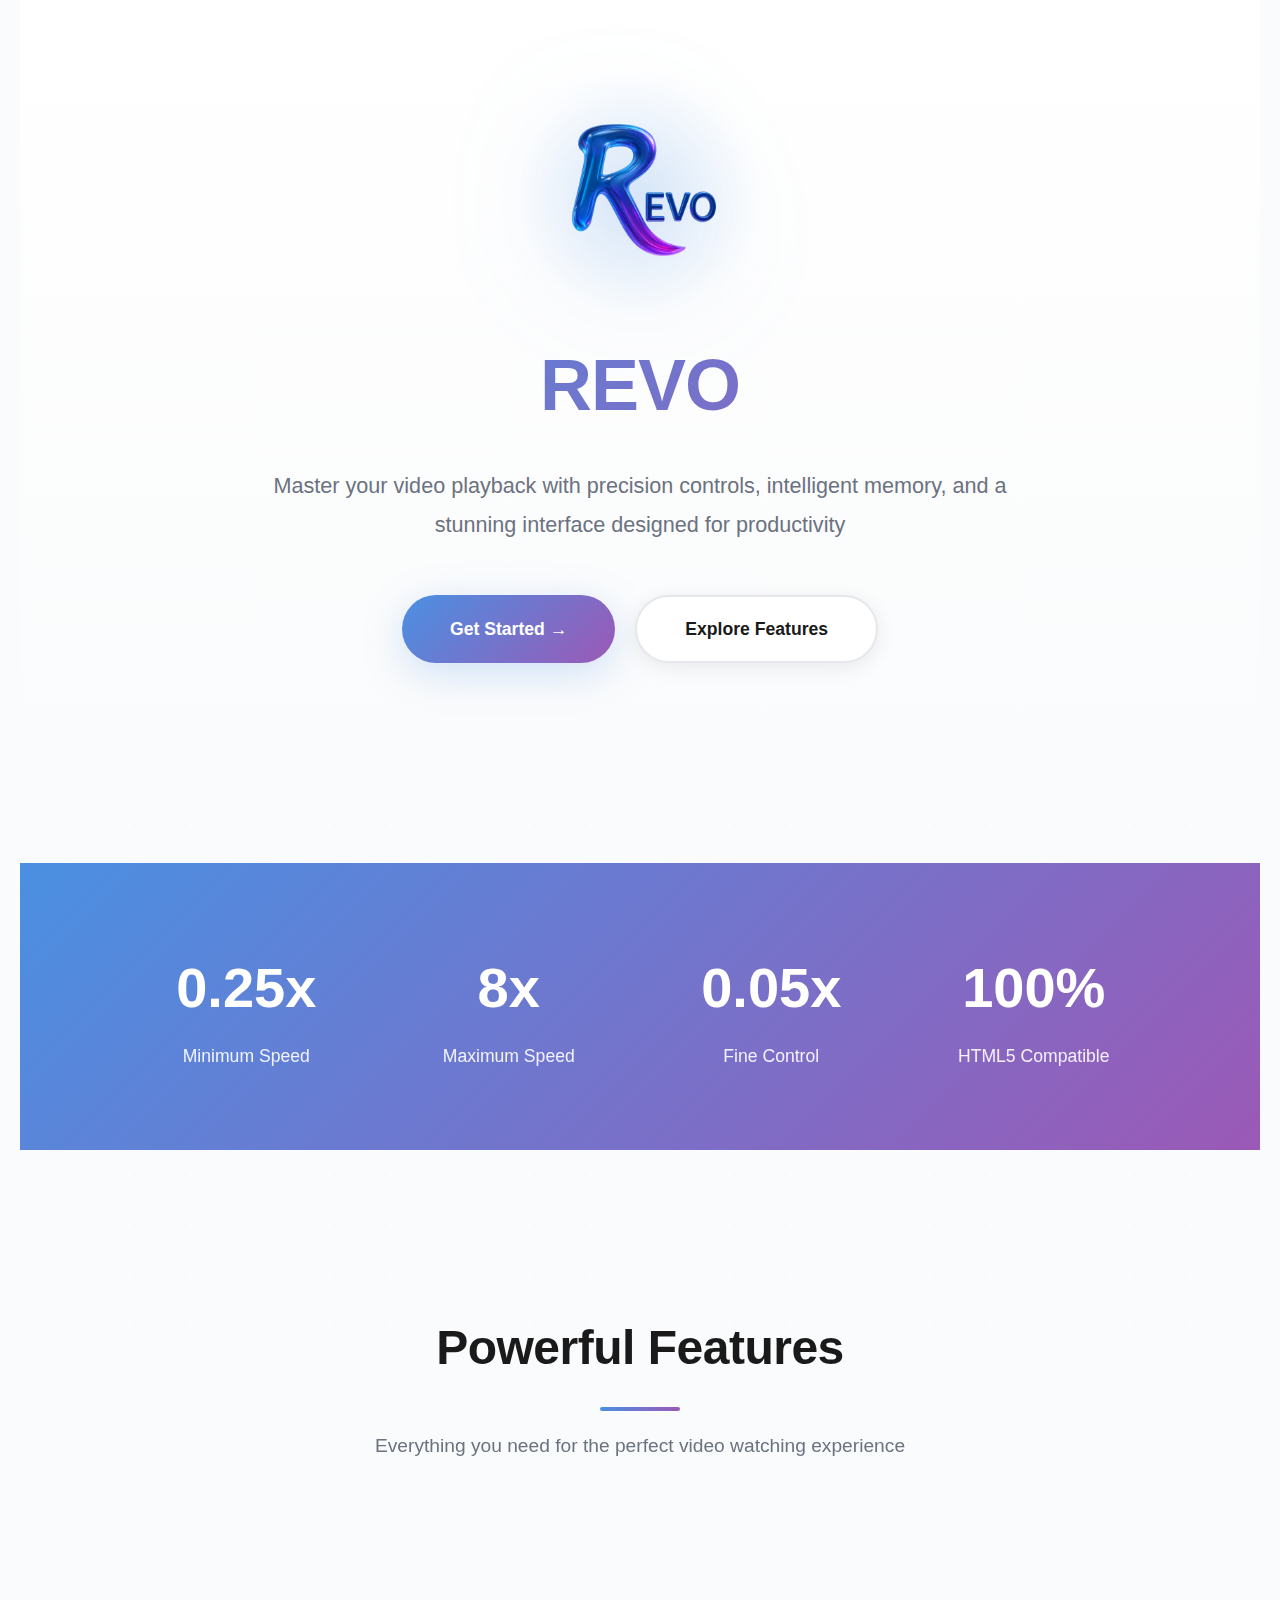
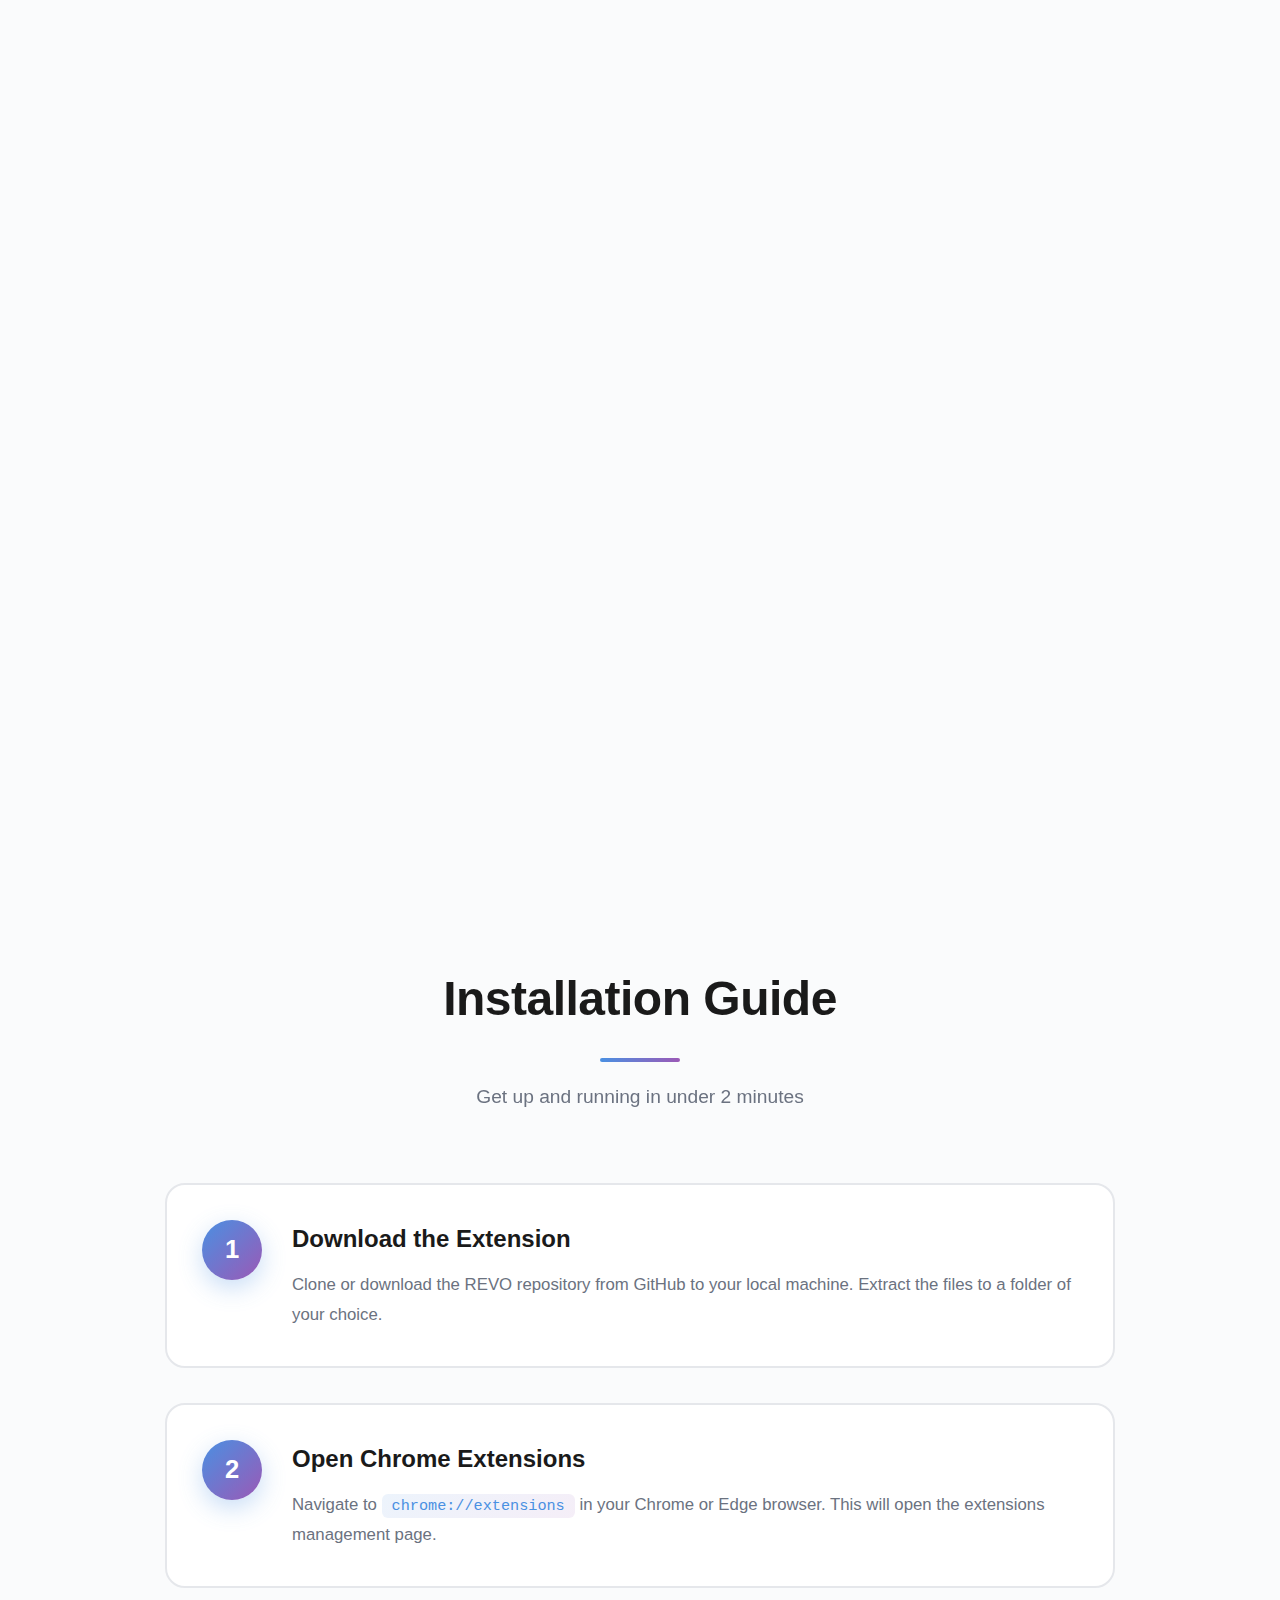
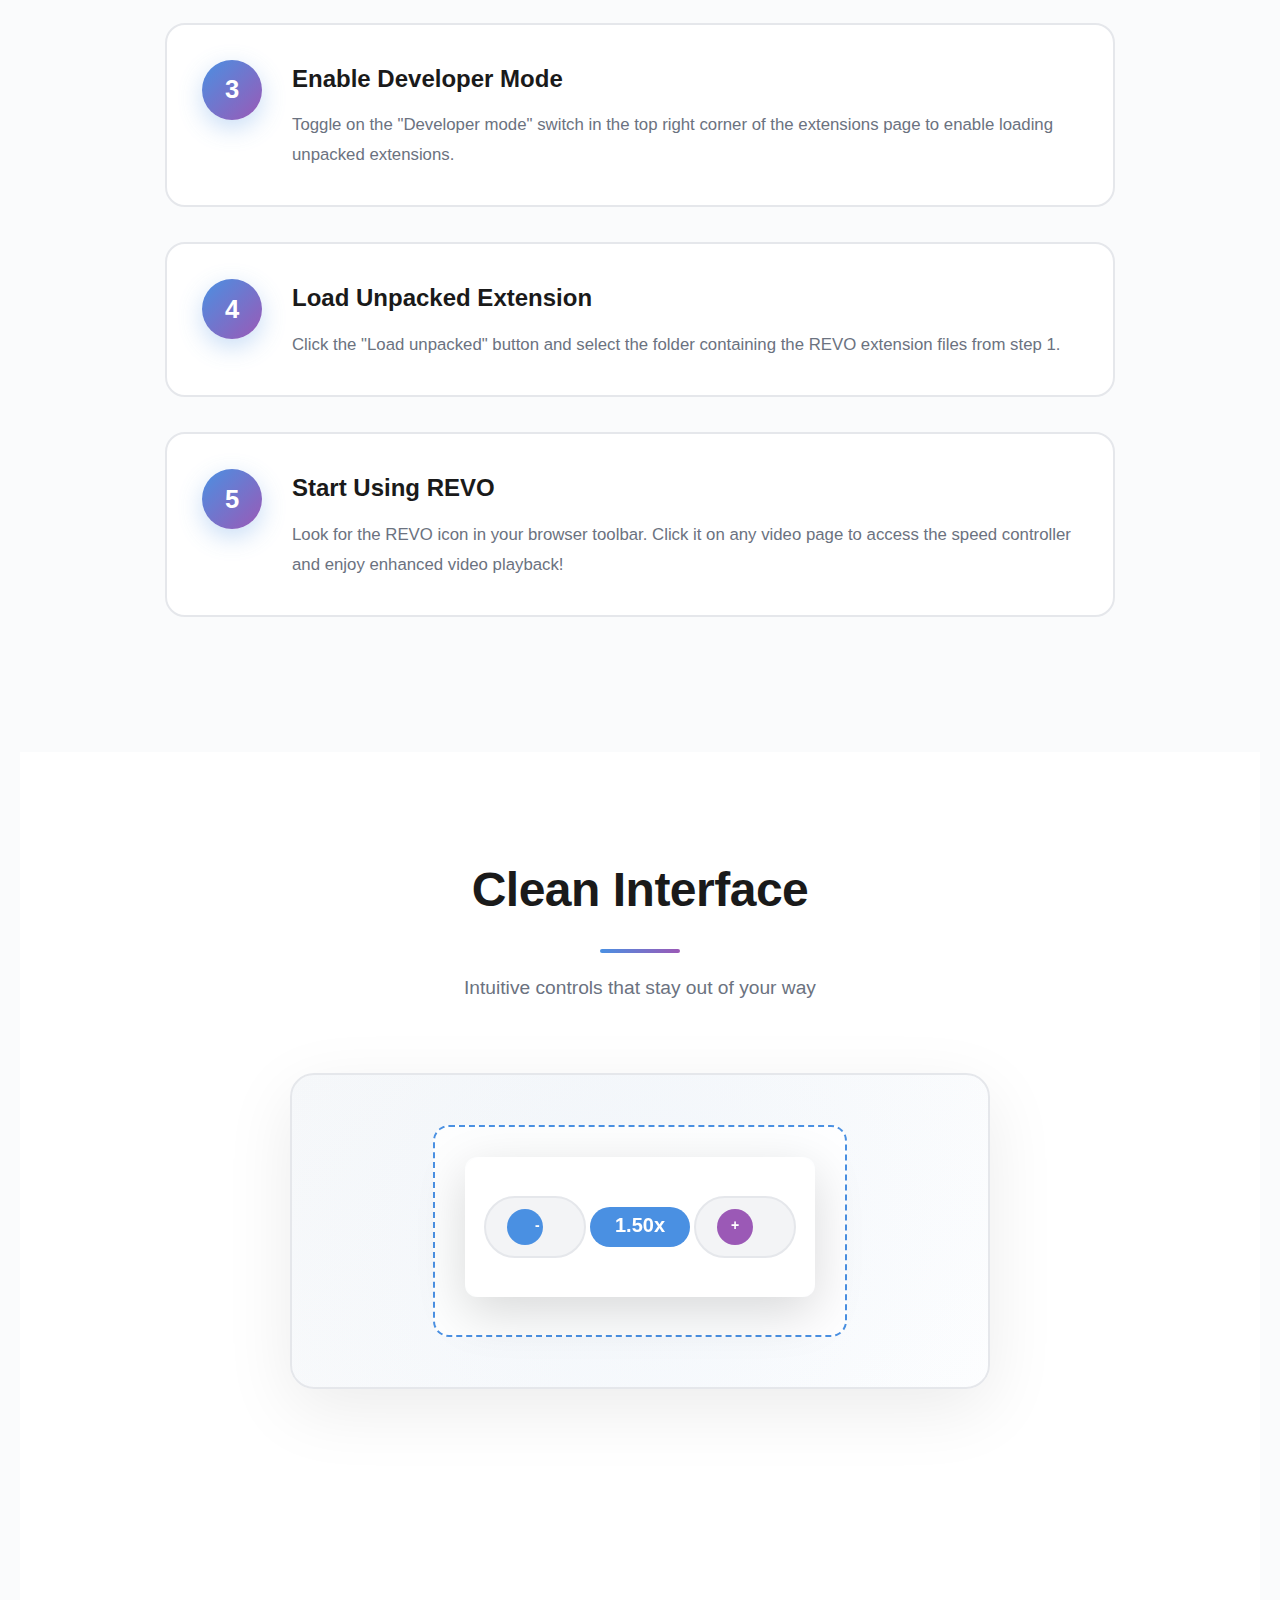
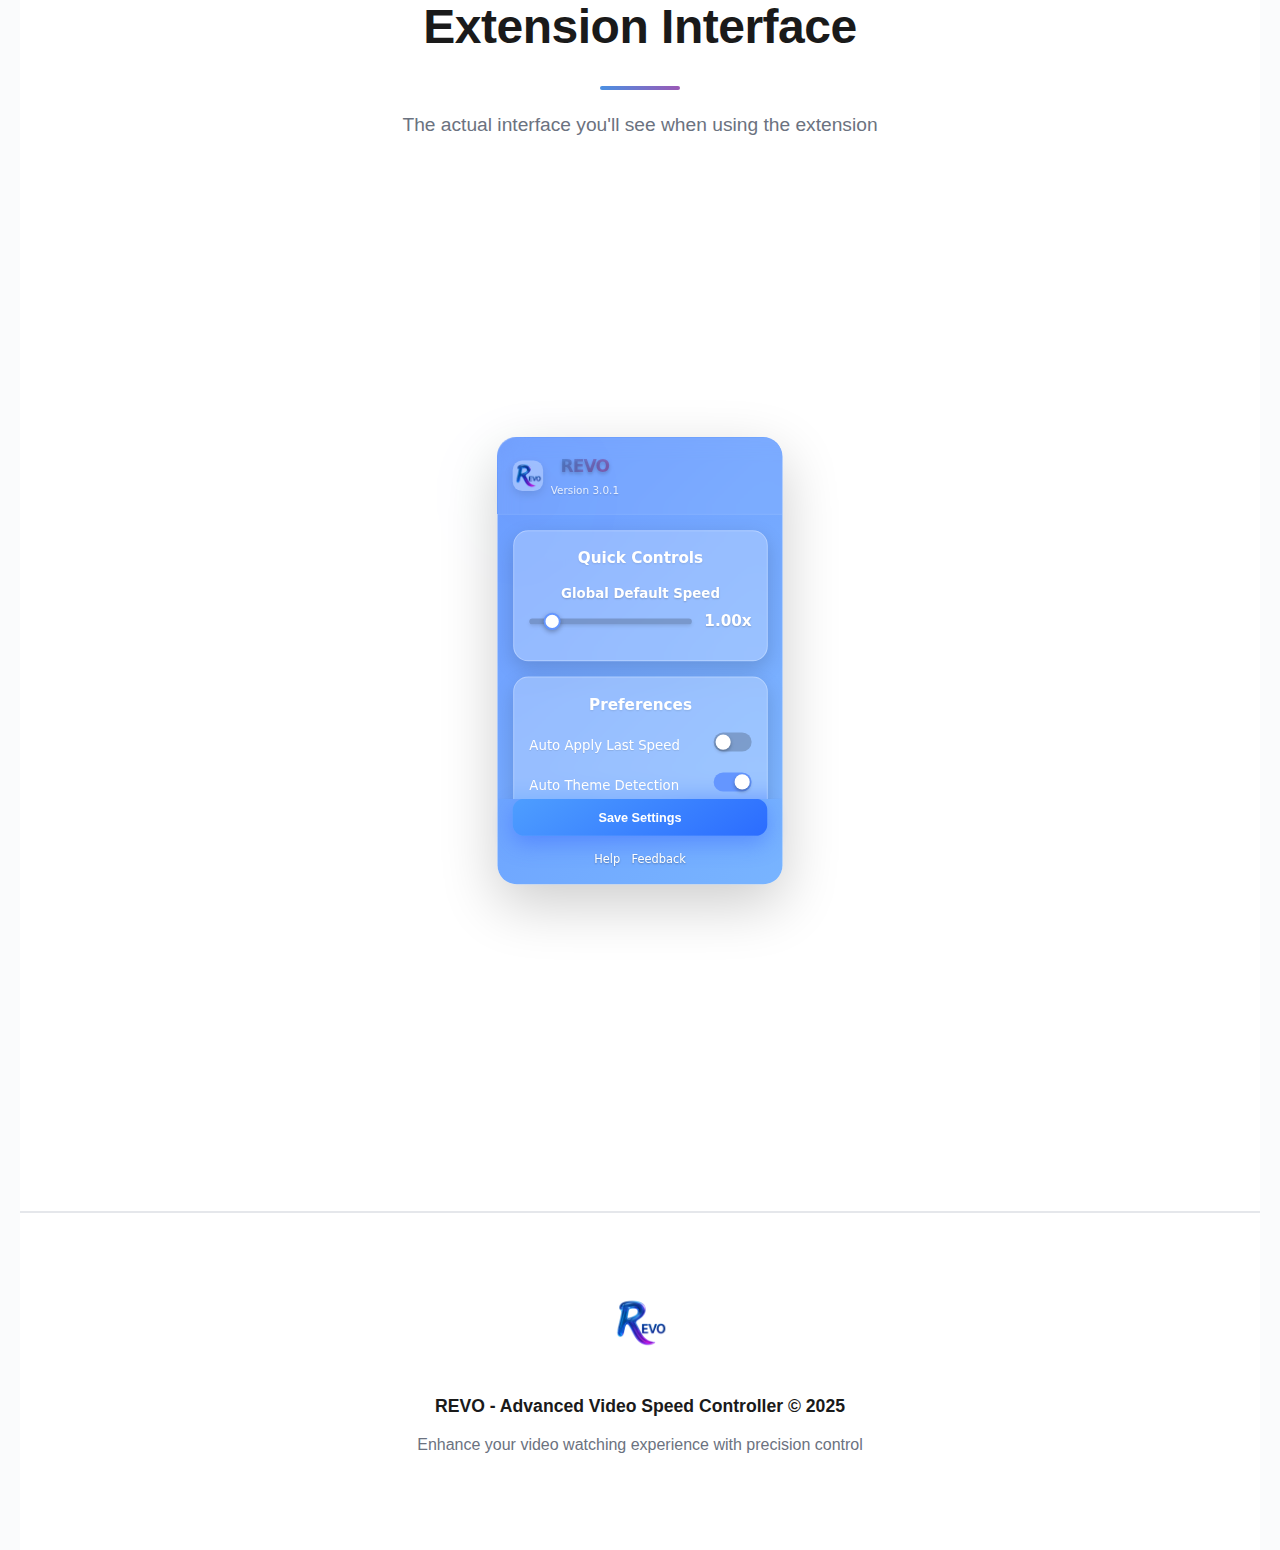
<file: index.html>
<!DOCTYPE html>
<html lang="en">
  <head>
    <meta charset="UTF-8" />
    <meta name="viewport" content="width=device-width, initial-scale=1.0" />
    <title>REVO - Advanced Video Speed Controller</title>
    <link
      rel="stylesheet"
      href="https://cdnjs.cloudflare.com/ajax/libs/font-awesome/6.4.0/css/all.min.css"
    />
    <style>
      * {
        margin: 0;
        padding: 0;
        box-sizing: border-box;
      }

      :root {
        --primary: #ffffff;
        --accent-blue: #4a90e2;
        --accent-purple: #9b59b6;
        --bg-primary: #fafbfc;
        --bg-secondary: #ffffff;
        --text-primary: #1a1a1a;
        --text-secondary: #6b7280;
        --border: #e5e7eb;
        --shadow: rgba(0, 0, 0, 0.08);
      }

      body {
        font-family: -apple-system, BlinkMacSystemFont, "Segoe UI", Roboto,
          Oxygen, Ubuntu, Cantarell, sans-serif;
        background: var(--bg-primary);
        color: var(--text-primary);
        overflow-x: hidden;
        line-height: 1.6;
      }

      /* Subtle animated background */
      .bg-pattern {
        position: fixed;
        top: 0;
        left: 0;
        width: 100%;
        height: 100%;
        z-index: -1;
        opacity: 0.03;
      }

      .bg-pattern::before {
        content: "";
        position: absolute;
        top: -50%;
        left: -50%;
        width: 200%;
        height: 200%;
        background: radial-gradient(
          circle,
          var(--accent-blue) 1px,
          transparent 1px
        );
        background-size: 50px 50px;
        animation: patternMove 60s linear infinite;
      }

      @keyframes patternMove {
        from {
          transform: translate(0, 0) rotate(0deg);
        }
        to {
          transform: translate(50px, 50px) rotate(360deg);
        }
      }

      /* Header */
      header {
        padding: 100px 20px 140px;
        text-align: center;
        position: relative;
        background: linear-gradient(
          180deg,
          var(--bg-secondary) 0%,
          var(--bg-primary) 100%
        );
      }

      .logo-container {
        margin-bottom: 40px;
        position: relative;
      }

      .logo-wrapper {
        display: inline-block;
        position: relative;
        animation: float 4s ease-in-out infinite;
      }

      @keyframes float {
        0%,
        100% {
          transform: translateY(0px);
        }
        50% {
          transform: translateY(-15px);
        }
      }

      .logo {
        width: 180px;
        height: 180px;
        filter: drop-shadow(0 20px 60px rgba(74, 144, 226, 0.3));
        transition: transform 0.4s cubic-bezier(0.4, 0, 0.2, 1);
      }

      .logo-wrapper:hover .logo {
        transform: scale(1.05) rotate(5deg);
      }

      .logo-glow {
        position: absolute;
        top: 50%;
        left: 50%;
        transform: translate(-50%, -50%);
        width: 250px;
        height: 250px;
        background: radial-gradient(
          circle,
          rgba(74, 144, 226, 0.15) 0%,
          transparent 70%
        );
        border-radius: 50%;
        animation: pulse 3s ease-in-out infinite;
      }

      @keyframes pulse {
        0%,
        100% {
          transform: translate(-50%, -50%) scale(1);
          opacity: 0.5;
        }
        50% {
          transform: translate(-50%, -50%) scale(1.2);
          opacity: 0.8;
        }
      }

      h1 {
        font-size: 4.5rem;
        font-weight: 800;
        background: linear-gradient(
          135deg,
          var(--accent-blue) 0%,
          var(--accent-purple) 100%
        );
        -webkit-background-clip: text;
        -webkit-text-fill-color: transparent;
        background-clip: text;
        margin-bottom: 24px;
        letter-spacing: -1px;
        animation: slideDown 0.8s ease;
      }

      @keyframes slideDown {
        from {
          opacity: 0;
          transform: translateY(-30px);
        }
        to {
          opacity: 1;
          transform: translateY(0);
        }
      }

      .tagline {
        font-size: 1.35rem;
        color: var(--text-secondary);
        max-width: 750px;
        margin: 0 auto 50px;
        line-height: 1.8;
        font-weight: 400;
        animation: slideUp 0.8s ease 0.2s both;
      }

      @keyframes slideUp {
        from {
          opacity: 0;
          transform: translateY(30px);
        }
        to {
          opacity: 1;
          transform: translateY(0);
        }
      }

      .cta-container {
        display: flex;
        gap: 20px;
        justify-content: center;
        flex-wrap: wrap;
        animation: slideUp 0.8s ease 0.4s both;
      }

      .cta-button {
        display: inline-flex;
        align-items: center;
        gap: 10px;
        padding: 18px 48px;
        background: linear-gradient(
          135deg,
          var(--accent-blue) 0%,
          var(--accent-purple) 100%
        );
        color: white;
        text-decoration: none;
        border-radius: 50px;
        font-weight: 700;
        font-size: 1.1rem;
        transition: all 0.4s cubic-bezier(0.4, 0, 0.2, 1);
        box-shadow: 0 10px 40px rgba(74, 144, 226, 0.25);
        position: relative;
        overflow: hidden;
      }

      .cta-button::before {
        content: "";
        position: absolute;
        top: 0;
        left: -100%;
        width: 100%;
        height: 100%;
        background: linear-gradient(
          90deg,
          transparent,
          rgba(255, 255, 255, 0.3),
          transparent
        );
        transition: left 0.6s ease;
      }

      .cta-button:hover::before {
        left: 100%;
      }

      .cta-button:hover {
        transform: translateY(-3px);
        box-shadow: 0 15px 60px rgba(74, 144, 226, 0.4);
      }

      .cta-secondary {
        background: var(--bg-secondary);
        color: var(--text-primary);
        border: 2px solid var(--border);
        box-shadow: 0 4px 20px var(--shadow);
      }

      .cta-secondary:hover {
        border-color: var(--accent-blue);
        box-shadow: 0 8px 30px rgba(74, 144, 226, 0.15);
      }

      /* Container */
      .container {
        max-width: 1400px;
        margin: 0 auto;
        padding: 0 20px;
      }

      section {
        padding: 100px 0;
        position: relative;
      }

      .section-header {
        text-align: center;
        margin-bottom: 70px;
      }

      .section-title {
        font-size: 3rem;
        font-weight: 800;
        margin-bottom: 16px;
        color: var(--text-primary);
        letter-spacing: -0.5px;
      }

      .section-subtitle {
        font-size: 1.2rem;
        color: var(--text-secondary);
        max-width: 650px;
        margin: 0 auto;
      }

      .accent-line {
        width: 80px;
        height: 4px;
        background: linear-gradient(
          90deg,
          var(--accent-blue),
          var(--accent-purple)
        );
        margin: 20px auto;
        border-radius: 2px;
      }

      /* Features Grid */
      .features-grid {
        display: grid;
        grid-template-columns: repeat(auto-fit, minmax(350px, 1fr));
        gap: 35px;
        margin-bottom: 60px;
      }

      .feature-card {
        background: var(--bg-secondary);
        border: 2px solid var(--border);
        border-radius: 24px;
        padding: 45px;
        transition: all 0.4s cubic-bezier(0.4, 0, 0.2, 1);
        position: relative;
        overflow: hidden;
      }

      .feature-card::before {
        content: "";
        position: absolute;
        top: 0;
        left: 0;
        width: 100%;
        height: 100%;
        background: linear-gradient(
          135deg,
          rgba(74, 144, 226, 0.03) 0%,
          rgba(155, 89, 182, 0.03) 100%
        );
        opacity: 0;
        transition: opacity 0.4s ease;
      }

      .feature-card:hover {
        transform: translateY(-8px);
        border-color: var(--accent-blue);
        box-shadow: 0 25px 70px rgba(74, 144, 226, 0.15);
      }

      .feature-card:hover::before {
        opacity: 1;
      }

      .feature-icon {
        width: 70px;
        height: 70px;
        background: linear-gradient(
          135deg,
          var(--accent-blue) 0%,
          var(--accent-purple) 100%
        );
        border-radius: 18px;
        display: flex;
        align-items: center;
        justify-content: center;
        margin-bottom: 24px;
        position: relative;
        z-index: 1;
        box-shadow: 0 10px 30px rgba(74, 144, 226, 0.25);
      }

      .feature-icon i {
        font-size: 38px;
        color: white;
      }

      .feature-card h3 {
        font-size: 1.65rem;
        margin-bottom: 16px;
        color: var(--text-primary);
        font-weight: 700;
        position: relative;
        z-index: 1;
      }

      .feature-card p {
        color: var(--text-secondary);
        line-height: 1.8;
        font-size: 1.05rem;
        position: relative;
        z-index: 1;
      }

      /* Stats Section */
      .stats-section {
        background: linear-gradient(
          135deg,
          var(--accent-blue) 0%,
          var(--accent-purple) 100%
        );
        padding: 80px 0;
        margin: 60px 0;
      }

      .stats-grid {
        display: grid;
        grid-template-columns: repeat(auto-fit, minmax(200px, 1fr));
        gap: 50px;
        max-width: 1000px;
        margin: 0 auto;
      }

      .stat-item {
        text-align: center;
        color: white;
      }

      .stat-number {
        font-size: 3.5rem;
        font-weight: 800;
        margin-bottom: 10px;
      }

      .stat-label {
        font-size: 1.1rem;
        opacity: 0.9;
      }

      /* Installation Steps */
      .installation-steps {
        max-width: 950px;
        margin: 0 auto;
      }

      .step {
        display: flex;
        align-items: flex-start;
        margin-bottom: 35px;
        background: var(--bg-secondary);
        border: 2px solid var(--border);
        border-radius: 20px;
        padding: 35px;
        transition: all 0.4s cubic-bezier(0.4, 0, 0.2, 1);
        position: relative;
      }

      .step::before {
        content: "";
        position: absolute;
        left: 0;
        top: 0;
        width: 4px;
        height: 0;
        background: linear-gradient(
          180deg,
          var(--accent-blue),
          var(--accent-purple)
        );
        border-radius: 4px 0 0 4px;
        transition: height 0.4s ease;
      }

      .step:hover {
        border-color: var(--accent-blue);
        transform: translateX(8px);
        box-shadow: 0 20px 60px rgba(74, 144, 226, 0.12);
      }

      .step:hover::before {
        height: 100%;
      }

      .step-number {
        background: linear-gradient(
          135deg,
          var(--accent-blue) 0%,
          var(--accent-purple) 100%
        );
        color: white;
        width: 60px;
        height: 60px;
        border-radius: 50%;
        display: flex;
        align-items: center;
        justify-content: center;
        font-weight: 800;
        font-size: 1.6rem;
        flex-shrink: 0;
        margin-right: 30px;
        box-shadow: 0 8px 25px rgba(74, 144, 226, 0.3);
      }

      .step-content h3 {
        margin-bottom: 12px;
        font-size: 1.5rem;
        color: var(--text-primary);
        font-weight: 700;
      }

      .step-content p {
        color: var(--text-secondary);
        line-height: 1.8;
        font-size: 1.05rem;
      }

      .step-content code {
        background: linear-gradient(
          135deg,
          rgba(74, 144, 226, 0.1),
          rgba(155, 89, 182, 0.1)
        );
        color: var(--accent-blue);
        padding: 3px 10px;
        border-radius: 6px;
        font-family: "Monaco", "Courier New", monospace;
        font-size: 0.95rem;
      }

      /* Preview Section */
      .preview-section {
        background: var(--bg-secondary);
        padding: 100px 0;
      }

      .preview-container {
        max-width: 700px;
        margin: 0 auto;
        text-align: center;
      }

      .preview-box {
        background: linear-gradient(135deg, #f8f9fa 0%, #ffffff 100%);
        border: 2px solid var(--border);
        border-radius: 24px;
        padding: 50px;
        margin-top: 30px;
        box-shadow: 0 20px 70px rgba(0, 0, 0, 0.08);
        position: relative;
        overflow: hidden;
      }

      .preview-box::before {
        content: "";
        position: absolute;
        top: -50%;
        left: -50%;
        width: 200%;
        height: 200%;
        background: radial-gradient(
          circle,
          rgba(74, 144, 226, 0.05) 0%,
          transparent 70%
        );
        animation: rotate 20s linear infinite;
      }

      @keyframes rotate {
        from {
          transform: rotate(0deg);
        }
        to {
          transform: rotate(360deg);
        }
      }

      .preview-image {
        position: relative;
        z-index: 1;
        display: inline-block;
        padding: 30px;
        background: rgba(255, 255, 255, 0.8);
        border-radius: 16px;
        border: 2px dashed var(--accent-blue);
      }

      .preview-image img {
        width: 100%;
        max-width: 350px;
        border-radius: 12px;
        box-shadow: 0 15px 50px rgba(0, 0, 0, 0.15);
      }

      /* Footer */
      footer {
        text-align: center;
        padding: 80px 20px;
        background: var(--bg-secondary);
        border-top: 2px solid var(--border);
      }

      .footer-logo {
        width: 60px;
        height: 60px;
        margin: 0 auto 20px;
      }

      footer p {
        margin: 12px 0;
        color: var(--text-secondary);
      }

      footer p:first-of-type {
        font-size: 1.1rem;
        font-weight: 600;
        color: var(--text-primary);
      }

      /* Responsive */
      @media (max-width: 768px) {
        h1 {
          font-size: 2.8rem;
        }

        .section-title {
          font-size: 2.2rem;
        }

        .features-grid {
          grid-template-columns: 1fr;
        }

        .step {
          flex-direction: column;
        }

        .step-number {
          margin-bottom: 20px;
        }

        header {
          padding: 80px 20px 100px;
        }

        .logo {
          width: 140px;
          height: 140px;
        }

        .stats-grid {
          grid-template-columns: repeat(2, 1fr);
        }

        .cta-container {
          flex-direction: column;
          align-items: stretch;
        }

        .cta-button {
          justify-content: center;
        }
      }

      /* Scroll animations */
      .fade-in {
        opacity: 0;
        transform: translateY(30px);
        animation: fadeIn 0.8s ease forwards;
      }

      @keyframes fadeIn {
        to {
          opacity: 1;
          transform: translateY(0);
        }
      }

      .feature-card:nth-child(1) {
        animation-delay: 0.1s;
      }
      .feature-card:nth-child(2) {
        animation-delay: 0.2s;
      }
      .feature-card:nth-child(3) {
        animation-delay: 0.3s;
      }
      .feature-card:nth-child(4) {
        animation-delay: 0.4s;
      }
      .feature-card:nth-child(5) {
        animation-delay: 0.5s;
      }
      .feature-card:nth-child(6) {
        animation-delay: 0.6s;
      }

      /* Extension GUI Section */
      .extension-gui-section {
        background: var(--bg-secondary);
        padding: 100px 0;
      }

      .extension-gui-container {
        display: flex;
        flex-direction: column;
        justify-content: center; /* Centers content vertically */
        align-items: center; /* Centers content horizontally */

        max-width: 700px;
        margin: 0 auto;
        min-height: 100vh; /* Full viewport height */

        text-align: center;
        padding: 2rem;
      }

      /* --- FIX STARTS HERE --- */

      /* 1. MODIFIED: Converted the container to a flex column layout.
          This allows the header, main, and footer to be managed vertically.
          Added padding-bottom to create a safe area for the button's shadow. */
      .popup-container {
        display: flex;
        flex-direction: column;
        width: 300px;
        height: 470px;
        font-family: "Inter", "SF Pro", system-ui, sans-serif;
        font-size: 14px;
        font-weight: 500;
        background: linear-gradient(135deg, #6496ff, #78b4ff);
        color: #ffffff;
        border-radius: 20px;
        text-shadow: 0 1px 2px rgba(0, 0, 0, 0.2);
        overflow: visible; /* Essential for showing the box-shadow */
        box-shadow: 0 20px 60px rgba(0, 0, 0, 0.2);
        transform: scale(0.95);
        transition: transform 0.3s ease;
        backdrop-filter: blur(15px);
        -webkit-backdrop-filter: blur(15px);
      }

      .popup-container:hover {
        transform: scale(1);
      }

      /* Popup inner styling */
      .popup-container .popup-header {
        padding: 16px;
        border-bottom: 1px solid rgba(255, 255, 255, 0.2);
        border-radius: 20px 20px 0 0;
        background: rgba(255, 255, 255, 0.1);
        backdrop-filter: blur(10px);
        -webkit-backdrop-filter: blur(10px);
      }

      .popup-container .header-content {
        display: flex;
        align-items: center;
        gap: 8px;
      }

      .popup-container .logo {
        width: 32px;
        height: 32px;
        display: flex;
        align-items: center;
        justify-content: center;
        border-radius: 10px;
        background: rgba(255, 255, 255, 0.3);
        box-shadow: 0 4px 10px rgba(0, 0, 0, 0.1);
        overflow: hidden;
      }

      .popup-container .logo img {
        width: 100%;
        height: 100%;
        object-fit: contain;
      }

      .popup-container .header-text h1 {
        font-size: 18px;
        font-weight: 700;
        margin-bottom: 2px;
        text-shadow: 0 2px 4px rgba(0, 0, 0, 0.2);
      }

      .popup-container .version {
        font-size: 11px;
        opacity: 0.8;
        text-shadow: 0 1px 2px rgba(0, 0, 0, 0.2);
      }

      /* 2. MODIFIED: Main content area now flexible.
         'flex: 1' makes it grow to fill available space, pushing the footer down.
         The fixed height calculation is removed, making the layout responsive and robust. */
      .popup-container .popup-main {
        flex: 1;
        overflow-y: auto;
        padding: 16px;
        display: flex;
        flex-direction: column;
        gap: 16px;
        background: rgba(255, 255, 255, 0.05);
        min-height: 0; /* Prevents flexbox overflow bugs */
      }

      .popup-container .section {
        background: rgba(255, 255, 255, 0.25);
        border-radius: 16px;
        padding: 16px;
        backdrop-filter: blur(12px);
        -webkit-backdrop-filter: blur(12px);
        border: 1px solid rgba(255, 255, 255, 0.3);
        box-shadow: 0 8px 20px rgba(0, 0, 0, 0.15);
      }

      .popup-container .section h2 {
        font-size: 16px;
        font-weight: 700;
        margin-bottom: 12px;
        color: inherit;
        text-shadow: 0 1px 2px rgba(0, 0, 0, 0.1);
      }

      .popup-container .control-group {
        margin-bottom: 12px;
      }

      .popup-container .control-group label {
        display: block;
        margin-bottom: 6px;
        font-weight: 600;
        font-size: 14px;
        text-shadow: 0 1px 2px rgba(0, 0, 0, 0.2);
      }

      .popup-container .slider-container {
        display: flex;
        align-items: center;
        gap: 8px;
      }

      .popup-container .slider-container input[type="range"] {
        flex: 1;
        height: 6px;
        border-radius: 3px;
        background: rgba(0, 0, 0, 0.2);
        outline: none;
        appearance: none;
        -webkit-appearance: none;
        box-shadow: 0 2px 4px rgba(0, 0, 0, 0.1);
      }

      .popup-container
        .slider-container
        input[type="range"]::-webkit-slider-thumb {
        -webkit-appearance: none;
        width: 18px;
        height: 18px;
        border-radius: 50%;
        background: #ffffff;
        cursor: pointer;
        box-shadow: 0 2px 6px rgba(0, 0, 0, 0.3);
        border: 2px solid #6496ff;
        transition: all 0.2s ease;
      }

      .popup-container
        .slider-container
        input[type="range"]::-webkit-slider-thumb:hover {
        transform: scale(1.2);
        box-shadow: 0 3px 8px rgba(0, 0, 0, 0.4);
      }

      .popup-container .speed-value {
        min-width: 55px;
        text-align: right;
        font-weight: 700;
        font-size: 16px;
        text-shadow: 0 1px 2px rgba(0, 0, 0, 0.2);
      }

      .popup-container .toggle-group {
        display: flex;
        flex-direction: column;
        gap: 8px;
      }

      .popup-container .toggle-item {
        display: flex;
        align-items: center;
        justify-content: space-between;
        padding: 4px 0;
      }

      .popup-container .toggle-item label {
        margin-bottom: 0;
        font-weight: 500;
        text-shadow: 0 1px 1px rgba(0, 0, 0, 0.1);
      }

      .popup-container .toggle-switch {
        position: relative;
      }

      .popup-container .toggle-switch input {
        opacity: 0;
        width: 0;
        height: 0;
      }

      .popup-container .toggle-label {
        position: relative;
        display: inline-block;
        width: 40px;
        height: 20px;
        background: rgba(0, 0, 0, 0.2);
        border-radius: 20px;
        cursor: pointer;
        transition: all 0.3s ease;
      }

      .popup-container .toggle-label::after {
        content: "";
        position: absolute;
        width: 16px;
        height: 16px;
        border-radius: 50%;
        background: white;
        top: 2px;
        left: 2px;
        transition: all 0.3s ease;
        box-shadow: 0 2px 4px rgba(0, 0, 0, 0.3);
      }

      .popup-container .toggle-switch input:checked + .toggle-label {
        background: #6496ff;
      }

      .popup-container .toggle-switch input:checked + .toggle-label::after {
        transform: translateX(20px);
      }

      .popup-container .keyboard-config {
        display: flex;
        flex-direction: column;
        gap: 8px;
      }

      .popup-container .shortcut-item {
        display: flex;
        align-items: center;
        justify-content: space-between;
        padding: 4px 0;
      }

      .popup-container .shortcut-item label {
        margin-bottom: 0;
        font-weight: 500;
        text-shadow: 0 1px 1px rgba(0, 0, 0, 0.1);
      }

      .popup-container .key-input {
        display: flex;
        align-items: center;
        gap: 8px;
      }

      .popup-container .key-input input {
        width: 100px;
        padding: 8px 10px;
        border-radius: 8px;
        border: 1px solid rgba(0, 0, 0, 0.2);
        background: rgba(255, 255, 255, 0.7);
        text-align: center;
        font-family: inherit;
        font-size: 13px;
        font-weight: 500;
        box-shadow: 0 2px 6px rgba(0, 0, 0, 0.1);
      }

      .popup-container .edit-key {
        padding: 6px 12px;
        border-radius: 6px;
        border: none;
        background: rgba(100, 150, 255, 0.3);
        color: #6496ff;
        font-weight: 600;
        cursor: pointer;
        transition: all 0.3s ease;
        font-size: 13px;
        box-shadow: 0 2px 5px rgba(0, 0, 0, 0.1);
      }

      .popup-container .edit-key:hover {
        background: rgba(100, 150, 255, 0.4);
        transform: translateY(-1px);
        box-shadow: 0 3px 8px rgba(0, 0, 0, 0.2);
      }

      .popup-container .domain-info {
        margin-bottom: 8px;
      }

      .popup-container .domain-name {
        font-weight: 600;
        background: rgba(100, 150, 255, 0.2);
        padding: 4px 8px;
        border-radius: 6px;
        font-size: 13px;
        box-shadow: 0 2px 4px rgba(0, 0, 0, 0.1);
      }

      /* 3. REMOVED old button styles */
      .popup-container .btn.secondary {
        background: rgba(255, 255, 255, 0.3);
        color: #141428;
        backdrop-filter: blur(5px);
      }

      .popup-container .btn.secondary:hover {
        background: rgba(0, 0, 0, 0.15);
      }

      /* 4. MODIFIED: Footer area now acts as a transparent container for the button.
         This change helps create the desired "floating" effect. */
      .popup-container .popup-footer {
        padding: 0 16px 16px 16px;
        display: flex;
        flex-direction: column;
        gap: 16px;
        border-top: none;
        background: transparent;
        backdrop-filter: none;
      }

      .popup-container .footer-links {
        display: flex;
        justify-content: center;
        gap: 12px;
      }

      .popup-container .footer-links a {
        color: #ffffff;
        text-decoration: none;
        font-size: 12px;
        font-weight: 500;
        transition: all 0.3s ease;
        text-shadow: 0 1px 2px rgba(0, 0, 0, 0.3);
      }

      .popup-container .footer-links a:hover {
        opacity: 0.8;
        text-shadow: 0 2px 4px rgba(0, 0, 0, 0.4);
        transform: translateY(-1px);
      }

      /* Scrollbar for popup */
      .popup-main::-webkit-scrollbar {
        width: 8px;
      }

      .popup-main::-webkit-scrollbar-track {
        background: rgba(255, 255, 255, 0.2);
        border-radius: 4px;
      }

      .popup-main::-webkit-scrollbar-thumb {
        background: rgba(100, 150, 255, 0.5);
        border-radius: 4px;
        border: 1px solid rgba(255, 255, 255, 0.3);
      }

      /* 5. ADDED: New, requested styles for the "Save Settings" button.
         Position sticky keeps it anchored at the bottom, and the layout changes
         ensure its shadow is never clipped. */
      .save-settings {
        /* position: sticky; */ /* Not required with flex layout, but can be added for extra assurance */
        /* bottom: 1.5rem; */ /* Aligns with container padding */
        align-self: center;
        padding: 0.75rem 2rem;
        border-radius: 12px;
        background: linear-gradient(145deg, #4e9eff, #2b6cff);
        color: white;
        font-weight: 600;
        box-shadow: 0 8px 24px rgba(46, 91, 255, 0.4);
        transition: all 0.3s ease;
        border: none;
        cursor: pointer;
        width: 100%;
      }

      .save-settings:hover {
        transform: translateY(-2px);
        box-shadow: 0 10px 30px rgba(46, 91, 255, 0.55);
      }

      /* Special styling for reset settings button, similar to save-settings */
      .reset-settings {
        align-self: center;
        padding: 0.75rem 2rem;
        border-radius: 12px;
        background: linear-gradient(145deg, #ff6b6b, #d32f2f);
        color: white;
        font-weight: 600;
        box-shadow: 0 8px 24px rgba(211, 47, 47, 0.4);
        transition: all 0.3s ease;
        border: none;
        cursor: pointer;
        width: 100%;
        margin-bottom: 10px;
      }

      .reset-settings:hover {
        transform: translateY(-2px);
        box-shadow: 0 10px 30px rgba(211, 47, 47, 0.55);
      }
      /* --- FIX ENDS HERE --- */
    </style>
  </head>
  <body>
    <div class="bg-pattern"></div>

    <div class="container">
      <header>
        <div class="logo-container">
          <div class="logo-glow"></div>
          <div class="logo-wrapper">
            <img src="assets/icons/logo.png" alt="REVO Logo" class="logo" />
          </div>
        </div>
        <h1>REVO</h1>
        <p class="tagline">
          Master your video playback with precision controls, intelligent
          memory, and a stunning interface designed for productivity
        </p>
        <div class="cta-container">
          <a href="#install" class="cta-button">Get Started →</a>
          <a href="#features" class="cta-button cta-secondary"
            >Explore Features</a
          >
        </div>
      </header>

      <section class="stats-section">
        <div class="container">
          <div class="stats-grid">
            <div class="stat-item">
              <div class="stat-number">0.25x</div>
              <div class="stat-label">Minimum Speed</div>
            </div>
            <div class="stat-item">
              <div class="stat-number">8x</div>
              <div class="stat-label">Maximum Speed</div>
            </div>
            <div class="stat-item">
              <div class="stat-number">0.05x</div>
              <div class="stat-label">Fine Control</div>
            </div>
            <div class="stat-item">
              <div class="stat-number">100%</div>
              <div class="stat-label">HTML5 Compatible</div>
            </div>
          </div>
        </div>
      </section>

      <section class="features" id="features">
        <div class="section-header">
          <h2 class="section-title">Powerful Features</h2>
          <div class="accent-line"></div>
          <p class="section-subtitle">
            Everything you need for the perfect video watching experience
          </p>
        </div>
        <div class="features-grid">
          <div class="feature-card fade-in">
            <div class="feature-icon">
              <i class="fas fa-globe"></i>
            </div>
            <h3>Universal Compatibility</h3>
            <p>
              Works seamlessly with all HTML5 videos across YouTube, Vimeo,
              Netflix, Coursera, Udemy, and countless other platforms.
            </p>
          </div>
          <div class="feature-card fade-in">
            <div class="feature-icon">
              <i class="fas fa-paint-brush"></i>
            </div>
            <h3>Elegant Interface</h3>
            <p>
              Clean, distraction-free design with intuitive controls that blend
              perfectly with any website's aesthetic.
            </p>
          </div>
          <div class="feature-card fade-in">
            <div class="feature-icon">
              <i class="fas fa-sliders-h"></i>
            </div>
            <h3>Precision Control</h3>
            <p>
              Fine-tune playback from 0.25x to 8x speed with 0.05x increments
              for perfect pacing on lectures, tutorials, and entertainment.
            </p>
          </div>
          <div class="feature-card fade-in">
            <div class="feature-icon">
              <i class="fas fa-keyboard"></i>
            </div>
            <h3>Custom Hotkeys</h3>
            <p>
              Configure keyboard shortcuts to match your workflow and control
              video speed without touching your mouse.
            </p>
          </div>
          <div class="feature-card fade-in">
            <div class="feature-icon">
              <i class="fas fa-cog"></i>
            </div>
            <h3>Per-Site Preferences</h3>
            <p>
              Automatically save and restore different speed settings for each
              website you visit for a truly personalized experience.
            </p>
          </div>
          <div class="feature-card fade-in">
            <div class="feature-icon">
              <i class="fas fa-memory"></i>
            </div>
            <h3>Smart Memory</h3>
            <p>
              Never reset your speed again. REVO remembers your last setting and
              applies it automatically across sessions.
            </p>
          </div>
        </div>
      </section>

      <section class="installation" id="install">
        <div class="section-header">
          <h2 class="section-title">Installation Guide</h2>
          <div class="accent-line"></div>
          <p class="section-subtitle">Get up and running in under 2 minutes</p>
        </div>
        <div class="installation-steps">
          <div class="step">
            <div class="step-number">1</div>
            <div class="step-content">
              <h3>Download the Extension</h3>
              <p>
                Clone or download the REVO repository from GitHub to your local
                machine. Extract the files to a folder of your choice.
              </p>
            </div>
          </div>
          <div class="step">
            <div class="step-number">2</div>
            <div class="step-content">
              <h3>Open Chrome Extensions</h3>
              <p>
                Navigate to <code>chrome://extensions</code> in your Chrome or
                Edge browser. This will open the extensions management page.
              </p>
            </div>
          </div>
          <div class="step">
            <div class="step-number">3</div>
            <div class="step-content">
              <h3>Enable Developer Mode</h3>
              <p>
                Toggle on the "Developer mode" switch in the top right corner of
                the extensions page to enable loading unpacked extensions.
              </p>
            </div>
          </div>
          <div class="step">
            <div class="step-number">4</div>
            <div class="step-content">
              <h3>Load Unpacked Extension</h3>
              <p>
                Click the "Load unpacked" button and select the folder
                containing the REVO extension files from step 1.
              </p>
            </div>
          </div>
          <div class="step">
            <div class="step-number">5</div>
            <div class="step-content">
              <h3>Start Using REVO</h3>
              <p>
                Look for the REVO icon in your browser toolbar. Click it on any
                video page to access the speed controller and enjoy enhanced
                video playback!
              </p>
            </div>
          </div>
        </div>
      </section>

      <section class="preview-section">
        <div class="preview-container">
          <div class="section-header">
            <h2 class="section-title">Clean Interface</h2>
            <div class="accent-line"></div>
            <p class="section-subtitle">
              Intuitive controls that stay out of your way
            </p>
          </div>
          <div class="preview-box">
            <div class="preview-image">
              <img
                src="data:image/svg+xml,%3Csvg width='350' height='140' xmlns='http://www.w3.org/2000/svg'%3E%3Crect width='350' height='140' fill='%23ffffff' rx='16'/%3E%3Crect x='20' y='40' width='100' height='60' fill='%23f3f4f6' rx='30' stroke='%23e5e7eb' stroke-width='2'/%3E%3Ccircle cx='60' cy='70' r='18' fill='%234A90E2'/%3E%3Ctext x='70' y='73' font-family='Arial' font-size='14' font-weight='bold' fill='%23ffffff'%3E-%3C/text%3E%3Crect x='125' y='50' width='100' height='40' fill='%234A90E2' rx='20'/%3E%3Ctext x='175' y='75' font-family='Arial' font-size='20' font-weight='bold' fill='%23ffffff' text-anchor='middle'%3E1.50x%3C/text%3E%3Crect x='230' y='40' width='100' height='60' fill='%23f3f4f6' rx='30' stroke='%23e5e7eb' stroke-width='2'/%3E%3Ccircle cx='270' cy='70' r='18' fill='%239B59B6'/%3E%3Ctext x='270' y='73' font-family='Arial' font-size='14' font-weight='bold' fill='%23ffffff' text-anchor='middle'%3E+%3C/text%3E%3C/svg%3E"
                alt="REVO Interface Preview"
              />
            </div>
          </div>
        </div>
      </section>

      <!-- Extension GUI Embed -->
      <section class="extension-gui-section">
        <div class="preview-container">
          <div class="section-header">
            <h2 class="section-title">Extension Interface</h2>
            <div class="accent-line"></div>
            <p class="section-subtitle">
              The actual interface you'll see when using the extension
            </p>
          </div>
          <div class="extension-gui-container">
            <div class="popup-container">
              <!-- Header -->
              <header class="popup-header">
                <div class="header-content">
                  <div class="logo">
                    <img
                      src="assets/icons/logo.png"
                      width="24"
                      height="24"
                      alt="REVO Logo"
                    />
                  </div>
                  <div class="header-text">
                    <h1>REVO</h1>
                    <p class="version">Version 3.0.1</p>
                  </div>
                </div>
              </header>

              <!-- Main Content -->
              <main class="popup-main">
                <!-- Quick Controls -->
                <section class="section">
                  <h2>Quick Controls</h2>
                  <div class="control-group">
                    <label for="global-speed">Global Default Speed</label>
                    <div class="slider-container">
                      <input
                        type="range"
                        id="global-speed"
                        min="0.25"
                        max="8"
                        step="0.05"
                        value="1"
                      />
                      <span class="speed-value">1.00x</span>
                    </div>
                  </div>
                </section>

                <!-- Preferences -->
                <section class="section">
                  <h2>Preferences</h2>
                  <div class="toggle-group">
                    <div class="toggle-item">
                      <label for="auto-apply">Auto Apply Last Speed</label>
                      <div class="toggle-switch">
                        <input type="checkbox" id="auto-apply" />
                        <label for="auto-apply" class="toggle-label"></label>
                      </div>
                    </div>

                    <div class="toggle-item">
                      <label for="theme-auto">Auto Theme Detection</label>
                      <div class="toggle-switch">
                        <input type="checkbox" id="theme-auto" checked />
                        <label for="theme-auto" class="toggle-label"></label>
                      </div>
                    </div>

                    <div class="toggle-item">
                      <label for="overlay-visible"
                        >Show Overlay by Default</label
                      >
                      <div class="toggle-switch">
                        <input type="checkbox" id="overlay-visible" checked />
                        <label
                          for="overlay-visible"
                          class="toggle-label"
                        ></label>
                      </div>
                    </div>
                  </div>
                </section>

                <!-- Keyboard Shortcuts -->
                <section class="section">
                  <h2>Keyboard Shortcuts</h2>
                  <div class="keyboard-config">
                    <div class="shortcut-item">
                      <label>Speed Up</label>
                      <div class="key-input">
                        <input
                          type="text"
                          data-action="up"
                          placeholder="Shift + ↑"
                          readonly
                        />
                        <button class="edit-key">Edit</button>
                      </div>
                    </div>

                    <div class="shortcut-item">
                      <label>Speed Down</label>
                      <div class="key-input">
                        <input
                          type="text"
                          data-action="down"
                          placeholder="Shift + ↓"
                          readonly
                        />
                        <button class="edit-key">Edit</button>
                      </div>
                    </div>

                    <div class="shortcut-item">
                      <label>Reset Speed</label>
                      <div class="key-input">
                        <input
                          type="text"
                          data-action="reset"
                          placeholder="Shift + 0"
                          readonly
                        />
                        <button class="edit-key">Edit</button>
                      </div>
                    </div>
                  </div>
                </section>

                <!-- Domain Settings -->
                <section class="section">
                  <h2>Current Site Settings</h2>
                  <div class="domain-settings">
                    <div class="domain-info">
                      <span class="domain-name" id="current-domain"
                        >example.com</span
                      >
                    </div>
                    <div class="control-group">
                      <label for="domain-speed">Site Default Speed</label>
                      <div class="slider-container">
                        <input
                          type="range"
                          id="domain-speed"
                          min="0.25"
                          max="8"
                          step="0.05"
                          value="1"
                        />
                        <span class="speed-value">1.00x</span>
                      </div>
                    </div>
                    <button class="reset-settings" id="reset-domain">
                      Reset Site Settings
                    </button>
                  </div>
                </section>
              </main>

              <!-- Footer -->
              <footer class="popup-footer">
                <button class="save-settings" id="save-settings">
                  Save Settings
                </button>
                <div class="footer-links">
                  <a href="#" id="help-link">Help</a>
                  <a href="#" id="feedback-link">Feedback</a>
                </div>
              </footer>
            </div>
          </div>
        </div>
      </section>

      <footer>
        <img src="assets/icons/logo.png" alt="REVO Logo" class="footer-logo" />
        <p>REVO - Advanced Video Speed Controller © 2025</p>
        <p>Enhance your video watching experience with precision control</p>
      </footer>
    </div>

    <script>
      // Smooth scroll
      document.querySelectorAll('a[href^="#"]').forEach((anchor) => {
        anchor.addEventListener("click", function (e) {
          e.preventDefault();
          const target = document.querySelector(this.getAttribute("href"));
          if (target) {
            target.scrollIntoView({
              behavior: "smooth",
              block: "start",
            });
          }
        });
      });

      // Intersection Observer for fade-in animations
      const observerOptions = {
        threshold: 0.1,
        rootMargin: "0px 0px -100px 0px",
      };

      const observer = new IntersectionObserver((entries) => {
        entries.forEach((entry) => {
          if (entry.isIntersecting) {
            entry.target.classList.add("fade-in");
          }
        });
      }, observerOptions);

      document.querySelectorAll(".feature-card, .step").forEach((el) => {
        observer.observe(el);
      });

      // Extension GUI functionality
      document.addEventListener("DOMContentLoaded", function () {
        // Speed sliders
        const globalSpeedSlider = document.getElementById("global-speed");
        const domainSpeedSlider = document.getElementById("domain-speed");
        const globalSpeedValue = globalSpeedSlider.nextElementSibling;
        const domainSpeedValue = domainSpeedSlider.nextElementSibling;

        globalSpeedSlider.addEventListener("input", function () {
          globalSpeedValue.textContent =
            parseFloat(this.value).toFixed(2) + "x";
        });

        domainSpeedSlider.addEventListener("input", function () {
          domainSpeedValue.textContent =
            parseFloat(this.value).toFixed(2) + "x";
        });

        // Toggle switches
        const toggleSwitches = document.querySelectorAll(
          ".toggle-switch input"
        );
        toggleSwitches.forEach((switchEl) => {
          switchEl.addEventListener("change", function () {
            // Visual feedback already handled by CSS
          });
        });

        // Edit key buttons
        const editKeyButtons = document.querySelectorAll(".edit-key");
        editKeyButtons.forEach((button) => {
          button.addEventListener("click", function () {
            const input = this.previousElementSibling;
            input.focus();
            // In a real extension, this would open a key binding dialog
          });
        });

        // Save settings button
        const saveButton = document.getElementById("save-settings");
        saveButton.addEventListener("click", function () {
          // Visual feedback for button click
          this.textContent = "Settings Saved!";
          setTimeout(() => {
            this.textContent = "Save Settings";
          }, 2000);
        });

        // Reset domain button
        const resetDomainButton = document.getElementById("reset-domain");
        resetDomainButton.addEventListener("click", function () {
          domainSpeedSlider.value = "1";
          domainSpeedValue.textContent = "1.00x";
        });

        // Help and feedback links
        const helpLink = document.getElementById("help-link");
        const feedbackLink = document.getElementById("feedback-link");

        helpLink.addEventListener("click", function (e) {
          e.preventDefault();
          alert("Help documentation would open here in the extension.");
        });

        feedbackLink.addEventListener("click", function (e) {
          e.preventDefault();
          alert("Feedback form would open here in the extension.");
        });
      });
    </script>
  </body>
</html>
</file>
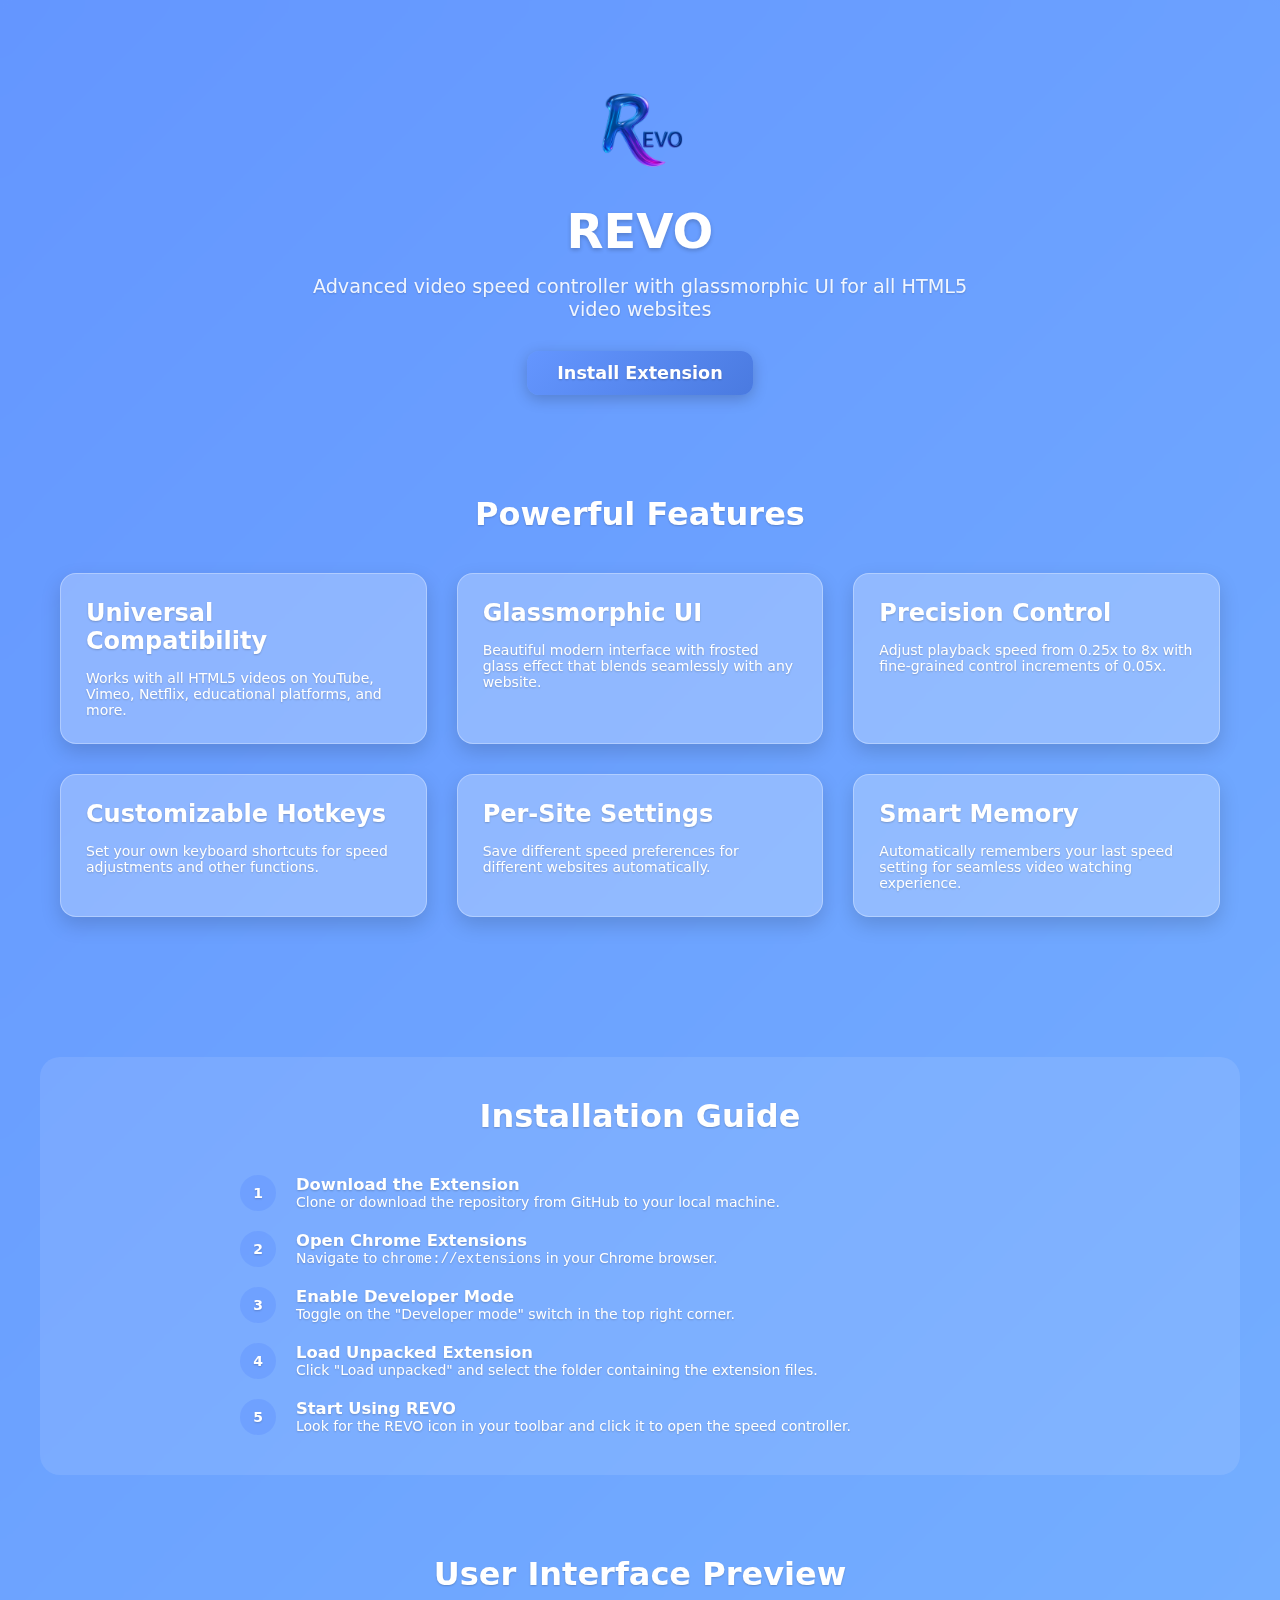
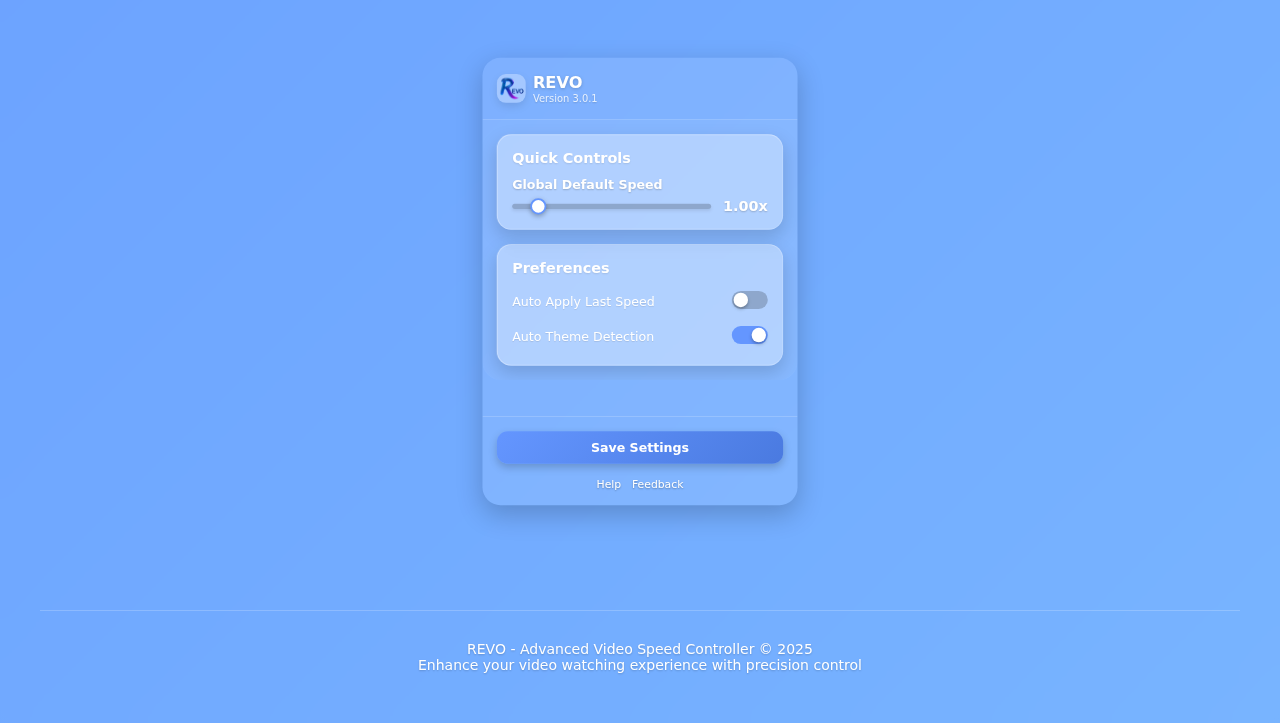
<file: showcase.html>
<!DOCTYPE html>
<html lang="en">
  <head>
    <meta charset="UTF-8" />
    <meta name="viewport" content="width=device-width, initial-scale=1.0" />
    <title>REVO - Advanced Video Speed Controller</title>
    <link rel="stylesheet" href="src/popup/popup.css" />
    <style>
      /* Showcase specific styles */
      body.showcase {
        width: 100%;
        height: auto;
        min-height: 100vh;
        margin: 0;
        padding: 20px;
        font-family: "Inter", "SF Pro", system-ui, sans-serif;
        background: linear-gradient(135deg, #6496ff, #78b4ff);
        color: #ffffff;
        overflow: auto;
      }

      .showcase-container {
        max-width: 1200px;
        margin: 0 auto;
      }

      .hero {
        text-align: center;
        padding: 60px 20px;
      }

      .hero h1 {
        font-size: 3rem;
        margin-bottom: 16px;
        text-shadow: 0 2px 4px rgba(0, 0, 0, 0.2);
      }

      .hero p {
        font-size: 1.2rem;
        max-width: 700px;
        margin: 0 auto 30px;
        opacity: 0.9;
      }

      .cta-button {
        display: inline-block;
        padding: 12px 30px;
        background: linear-gradient(135deg, #6496ff, #4a7ae0);
        color: white;
        border-radius: 12px;
        text-decoration: none;
        font-weight: 600;
        font-size: 1.1rem;
        box-shadow: 0 4px 15px rgba(0, 0, 0, 0.2);
        transition: all 0.3s ease;
        border: none;
        cursor: pointer;
      }

      .cta-button:hover {
        transform: translateY(-2px);
        box-shadow: 0 6px 20px rgba(0, 0, 0, 0.3);
        background: linear-gradient(135deg, #5080e0, #3a68d0);
      }

      .features-section {
        padding: 40px 20px;
      }

      .section-title {
        text-align: center;
        font-size: 2rem;
        margin-bottom: 40px;
      }

      .features-grid {
        display: grid;
        grid-template-columns: repeat(auto-fit, minmax(300px, 1fr));
        gap: 30px;
        margin-bottom: 60px;
      }

      .feature-card {
        background: rgba(255, 255, 255, 0.25);
        border-radius: 16px;
        padding: 25px;
        backdrop-filter: blur(12px);
        border: 1px solid rgba(255, 255, 255, 0.3);
        box-shadow: 0 8px 20px rgba(0, 0, 0, 0.15);
      }

      .feature-card h3 {
        font-size: 1.5rem;
        margin-bottom: 15px;
      }

      .installation-section {
        padding: 40px 20px;
        background: rgba(255, 255, 255, 0.1);
        border-radius: 20px;
        margin: 40px 0;
      }

      .steps {
        display: flex;
        flex-direction: column;
        gap: 20px;
        max-width: 800px;
        margin: 0 auto;
      }

      .step {
        display: flex;
        gap: 20px;
        align-items: flex-start;
      }

      .step-number {
        background: rgba(100, 150, 255, 0.5);
        width: 36px;
        height: 36px;
        border-radius: 50%;
        display: flex;
        align-items: center;
        justify-content: center;
        font-weight: bold;
        flex-shrink: 0;
      }

      .preview-section {
        padding: 40px 20px;
      }

      .popup-preview {
        max-width: 350px;
        margin: 0 auto;
        transform: scale(0.9);
      }

      footer {
        text-align: center;
        padding: 30px 20px;
        margin-top: 40px;
        border-top: 1px solid rgba(255, 255, 255, 0.2);
      }

      @media (max-width: 768px) {
        .hero h1 {
          font-size: 2rem;
        }

        .section-title {
          font-size: 1.5rem;
        }

        .popup-preview {
          transform: scale(0.8);
        }
      }
    </style>
  </head>
  <body class="showcase light-theme">
    <div class="showcase-container">
      <header class="hero">
        <div style="text-align: center; margin-bottom: 20px">
          <img
            src="assets/icons/logo.png"
            alt="REVO Logo"
            style="width: 100px; height: 100px"
          />
        </div>
        <h1>REVO</h1>
        <p>
          Advanced video speed controller with glassmorphic UI for all HTML5
          video websites
        </p>
        <a href="#install" class="cta-button">Install Extension</a>
      </header>

      <section class="features-section">
        <h2 class="section-title">Powerful Features</h2>
        <div class="features-grid">
          <div class="feature-card">
            <h3>Universal Compatibility</h3>
            <p>
              Works with all HTML5 videos on YouTube, Vimeo, Netflix,
              educational platforms, and more.
            </p>
          </div>
          <div class="feature-card">
            <h3>Glassmorphic UI</h3>
            <p>
              Beautiful modern interface with frosted glass effect that blends
              seamlessly with any website.
            </p>
          </div>
          <div class="feature-card">
            <h3>Precision Control</h3>
            <p>
              Adjust playback speed from 0.25x to 8x with fine-grained control
              increments of 0.05x.
            </p>
          </div>
          <div class="feature-card">
            <h3>Customizable Hotkeys</h3>
            <p>
              Set your own keyboard shortcuts for speed adjustments and other
              functions.
            </p>
          </div>
          <div class="feature-card">
            <h3>Per-Site Settings</h3>
            <p>
              Save different speed preferences for different websites
              automatically.
            </p>
          </div>
          <div class="feature-card">
            <h3>Smart Memory</h3>
            <p>
              Automatically remembers your last speed setting for seamless video
              watching experience.
            </p>
          </div>
        </div>
      </section>

      <section class="installation-section" id="install">
        <h2 class="section-title">Installation Guide</h2>
        <div class="steps">
          <div class="step">
            <div class="step-number">1</div>
            <div>
              <h3>Download the Extension</h3>
              <p>
                Clone or download the repository from GitHub to your local
                machine.
              </p>
            </div>
          </div>
          <div class="step">
            <div class="step-number">2</div>
            <div>
              <h3>Open Chrome Extensions</h3>
              <p>
                Navigate to <code>chrome://extensions</code> in your Chrome
                browser.
              </p>
            </div>
          </div>
          <div class="step">
            <div class="step-number">3</div>
            <div>
              <h3>Enable Developer Mode</h3>
              <p>
                Toggle on the "Developer mode" switch in the top right corner.
              </p>
            </div>
          </div>
          <div class="step">
            <div class="step-number">4</div>
            <div>
              <h3>Load Unpacked Extension</h3>
              <p>
                Click "Load unpacked" and select the folder containing the
                extension files.
              </p>
            </div>
          </div>
          <div class="step">
            <div class="step-number">5</div>
            <div>
              <h3>Start Using REVO</h3>
              <p>
                Look for the REVO icon in your toolbar and click it to open the
                speed controller.
              </p>
            </div>
          </div>
        </div>
      </section>

      <section class="preview-section">
        <h2 class="section-title">User Interface Preview</h2>
        <div class="popup-preview">
          <!-- Reusing the actual popup HTML for authentic preview -->
          <div class="popup-container">
            <header class="popup-header">
              <div class="header-content">
                <div class="logo">
                  <img
                    src="assets/icons/logo.png"
                    width="24"
                    height="24"
                    alt="REVO Logo"
                  />
                </div>
                <div class="header-text">
                  <h1>REVO</h1>
                  <p class="version">Version 3.0.1</p>
                </div>
              </div>
            </header>

            <main class="popup-main">
              <section class="section">
                <h2>Quick Controls</h2>
                <div class="control-group">
                  <label for="global-speed">Global Default Speed</label>
                  <div class="slider-container">
                    <input
                      type="range"
                      id="global-speed"
                      min="0.25"
                      max="8"
                      step="0.05"
                      value="1"
                    />
                    <span class="speed-value">1.00x</span>
                  </div>
                </div>
              </section>

              <section class="section">
                <h2>Preferences</h2>
                <div class="toggle-group">
                  <div class="toggle-item">
                    <label for="auto-apply">Auto Apply Last Speed</label>
                    <div class="toggle-switch">
                      <input type="checkbox" id="auto-apply" />
                      <label for="auto-apply" class="toggle-label"></label>
                    </div>
                  </div>
                  <div class="toggle-item">
                    <label for="theme-auto">Auto Theme Detection</label>
                    <div class="toggle-switch">
                      <input type="checkbox" id="theme-auto" checked />
                      <label for="theme-auto" class="toggle-label"></label>
                    </div>
                  </div>
                </div>
              </section>
            </main>

            <footer class="popup-footer">
              <button class="btn primary">Save Settings</button>
              <div class="footer-links">
                <a href="#">Help</a>
                <a href="#">Feedback</a>
              </div>
            </footer>
          </div>
        </div>
      </section>

      <footer>
        <p>REVO - Advanced Video Speed Controller &copy; 2025</p>
        <p>Enhance your video watching experience with precision control</p>
      </footer>
    </div>

    <script>
      // Simple script to demonstrate interactivity
      document.addEventListener("DOMContentLoaded", function () {
        const slider = document.getElementById("global-speed");
        const speedValue = document.querySelector(".speed-value");

        slider.addEventListener("input", function () {
          speedValue.textContent = parseFloat(this.value).toFixed(2) + "x";
        });

        // Smooth scroll for anchor links
        document
          .querySelector(".cta-button")
          .addEventListener("click", function (e) {
            e.preventDefault();
            document.querySelector("#install").scrollIntoView({
              behavior: "smooth",
            });
          });
      });
    </script>
  </body>
</html>
</file>
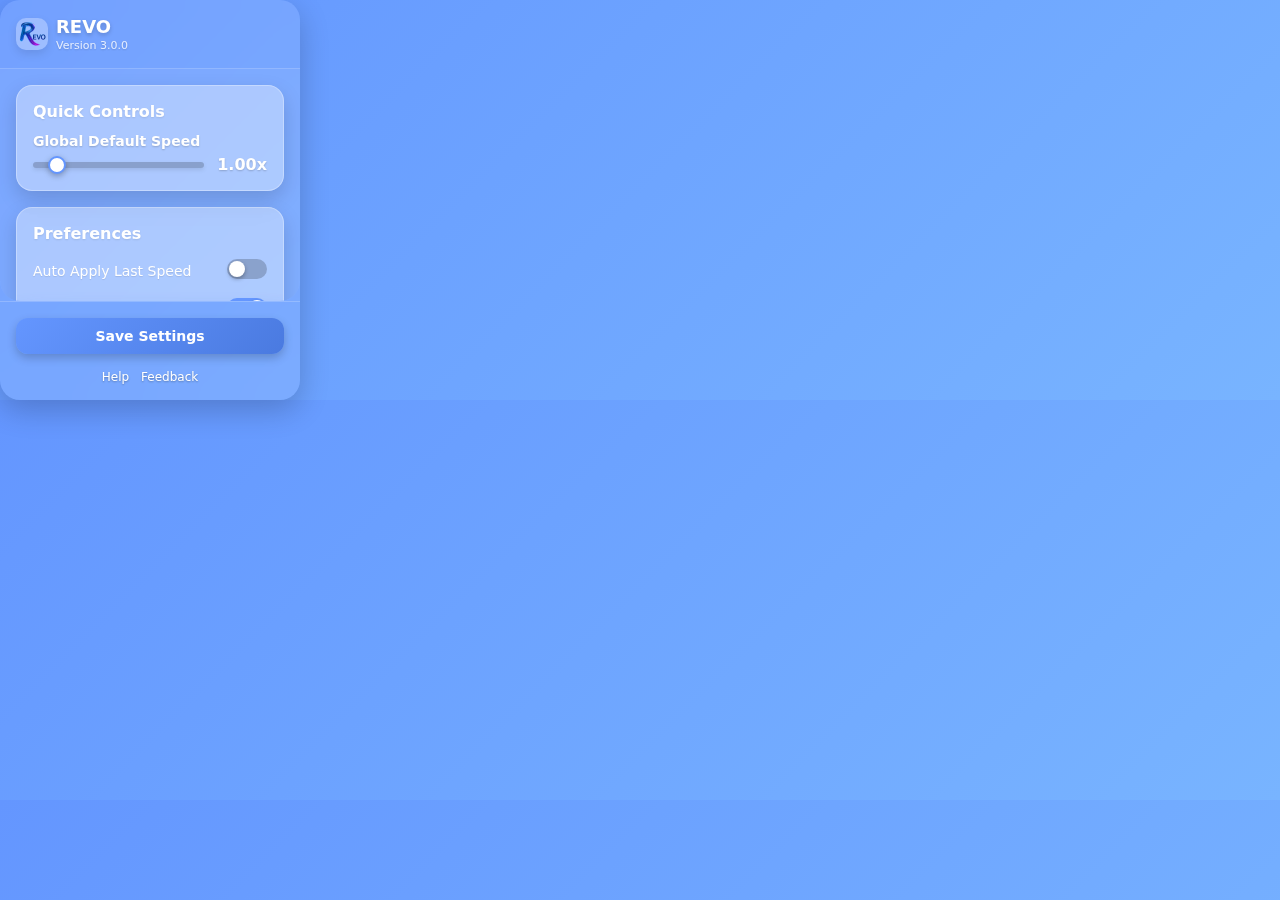
<file: src/popup/popup.html>
<!DOCTYPE html>
<html lang="en">
  <head>
    <meta charset="UTF-8" />
    <meta name="viewport" content="width=device-width, initial-scale=1.0" />
    <title>REVO</title>
    <link rel="stylesheet" href="popup.css" />
  </head>
  <body>
    <div class="popup-container">
      <header class="popup-header">
        <div class="header-content">
          <div class="logo">
            <img
              src="../../assets/icons/logo.png"
              width="24"
              height="24"
              alt="REVO Logo"
            />
          </div>
          <div class="header-text">
            <h1>REVO</h1>
            <p class="version">Version 3.0.0</p>
          </div>
        </div>
      </header>

      <main class="popup-main">
        <section class="section">
          <h2>Quick Controls</h2>
          <div class="control-group">
            <label for="global-speed">Global Default Speed</label>
            <div class="slider-container">
              <input
                type="range"
                id="global-speed"
                min="0.25"
                max="8"
                step="0.05"
                value="1"
              />
              <span class="speed-value">1.00x</span>
            </div>
          </div>
        </section>

        <section class="section">
          <h2>Preferences</h2>
          <div class="toggle-group">
            <div class="toggle-item">
              <label for="auto-apply">Auto Apply Last Speed</label>
              <div class="toggle-switch">
                <input type="checkbox" id="auto-apply" />
                <label for="auto-apply" class="toggle-label"></label>
              </div>
            </div>

            <div class="toggle-item">
              <label for="theme-auto">Auto Theme Detection</label>
              <div class="toggle-switch">
                <input type="checkbox" id="theme-auto" checked />
                <label for="theme-auto" class="toggle-label"></label>
              </div>
            </div>

            <div class="toggle-item">
              <label for="overlay-visible">Show Overlay by Default</label>
              <div class="toggle-switch">
                <input type="checkbox" id="overlay-visible" checked />
                <label for="overlay-visible" class="toggle-label"></label>
              </div>
            </div>
          </div>
        </section>

        <section class="section">
          <h2>Keyboard Shortcuts</h2>
          <div class="keyboard-config">
            <div class="shortcut-item">
              <label>Speed Up</label>
              <div class="key-input">
                <input
                  type="text"
                  data-action="up"
                  placeholder="Shift + ↑"
                  readonly
                />
                <button class="edit-key">Edit</button>
              </div>
            </div>

            <div class="shortcut-item">
              <label>Speed Down</label>
              <div class="key-input">
                <input
                  type="text"
                  data-action="down"
                  placeholder="Shift + ↓"
                  readonly
                />
                <button class="edit-key">Edit</button>
              </div>
            </div>

            <div class="shortcut-item">
              <label>Reset Speed</label>
              <div class="key-input">
                <input
                  type="text"
                  data-action="reset"
                  placeholder="Shift + 0"
                  readonly
                />
                <button class="edit-key">Edit</button>
              </div>
            </div>
          </div>
        </section>

        <section class="section">
          <h2>Current Site Settings</h2>
          <div class="domain-settings">
            <div class="domain-info">
              <span class="domain-name" id="current-domain">example.com</span>
            </div>
            <div class="control-group">
              <label for="domain-speed">Site Default Speed</label>
              <div class="slider-container">
                <input
                  type="range"
                  id="domain-speed"
                  min="0.25"
                  max="8"
                  step="0.05"
                  value="1"
                />
                <span class="speed-value">1.00x</span>
              </div>
            </div>
            <button class="btn secondary" id="reset-domain">
              Reset Site Settings
            </button>
          </div>
        </section>
      </main>

      <footer class="popup-footer">
        <button class="btn primary" id="save-settings">Save Settings</button>
        <div class="footer-links">
          <a href="#" id="help-link">Help</a>
          <a href="#" id="feedback-link">Feedback</a>
        </div>
      </footer>
    </div>

    <script src="popup.js"></script>
  </body>
</html>
</file>
<file: src/popup/popup.css>
/* Base styles */
* {
    margin: 0;
    padding: 0;
    box-sizing: border-box;
}

* {
    transition: background-color 0.3s ease, color 0.3s ease, transform 0.2s ease;
}

body {
    width: 300px;
    height: 400px;
    font-family: 'Inter', 'SF Pro', system-ui, sans-serif;
    font-size: 14px;
    font-weight: 500;
    background: linear-gradient(135deg, #6496ff, #78b4ff);
    backdrop-filter: blur(15px);
    -webkit-backdrop-filter: blur(15px);
    color: #ffffff;
    overflow: hidden;
    border-radius: 20px;
    text-shadow: 0 1px 2px rgba(0, 0, 0, 0.2);
}

/* Light theme by default */
body {
    background: linear-gradient(135deg, #6496ff, #78b4ff);
    color: #ffffff;
}

/* Dark theme */
body.dark-theme {
    background: linear-gradient(135deg, #2c3e50, #4a6484);
    color: #ffffff;
    text-shadow: 0 1px 2px rgba(0, 0, 0, 0.3);
}

/* Popup container */
.popup-container {
    display: flex;
    flex-direction: column;
    height: 100%;
    background: rgba(255, 255, 255, 0.1);
    border-radius: 20px;
    backdrop-filter: blur(10px);
    -webkit-backdrop-filter: blur(10px);
    box-shadow: 0 10px 30px rgba(0, 0, 0, 0.2);
}

body.dark-theme .popup-container {
    background: rgba(0, 0, 0, 0.2);
    box-shadow: 0 10px 30px rgba(0, 0, 0, 0.4);
}

/* Header */
.popup-header {
    padding: 16px;
    border-bottom: 1px solid rgba(255, 255, 255, 0.2);
    border-radius: 20px 20px 0 0;
}

body.dark-theme .popup-header {
    border-bottom: 1px solid rgba(255, 255, 255, 0.1);
}

.header-content {
    display: flex;
    align-items: center;
    gap: 8px;
}

.logo {
    width: 32px;
    height: 32px;
    display: flex;
    align-items: center;
    justify-content: center;
    border-radius: 10px;
    background: rgba(255, 255, 255, 0.3);
    box-shadow: 0 4px 10px rgba(0, 0, 0, 0.1);
    overflow: hidden;
}

.logo img {
    width: 100%;
    height: 100%;
    object-fit: contain;
}

body.dark-theme .logo {
    background: rgba(255, 255, 255, 0.2);
}

body.dark-theme .logo svg {
    color: #78b4ff;
}

.header-text h1 {
    font-size: 18px;
    font-weight: 700;
    margin-bottom: 2px;
    text-shadow: 0 2px 4px rgba(0, 0, 0, 0.2);
}

.version {
    font-size: 11px;
    opacity: 0.8;
    text-shadow: 0 1px 2px rgba(0, 0, 0, 0.2);
}

/* Main content */
.popup-main {
    flex: 1;
    overflow-y: auto;
    padding: 16px;
    display: flex;
    flex-direction: column;
    gap: 16px;
    background: rgba(255, 255, 255, 0.05);
    border-radius: 0 0 20px 20px;
}

body.dark-theme .popup-main {
    background: rgba(0, 0, 0, 0.1);
}

/* Sections */
.section {
    background: rgba(255, 255, 255, 0.25);
    border-radius: 16px;
    padding: 16px;
    backdrop-filter: blur(12px);
    -webkit-backdrop-filter: blur(12px);
    border: 1px solid rgba(255, 255, 255, 0.3);
    box-shadow: 0 8px 20px rgba(0, 0, 0, 0.15);
}

body.dark-theme .section {
    background: rgba(30, 30, 45, 0.5);
    border: 1px solid rgba(255, 255, 255, 0.1);
    box-shadow: 0 8px 20px rgba(0, 0, 0, 0.3);
}

.section h2 {
    font-size: 16px;
    font-weight: 700;
    margin-bottom: 12px;
    color: inherit;
    text-shadow: 0 1px 2px rgba(0, 0, 0, 0.1);
}

/* Control groups */
.control-group {
    margin-bottom: 12px;
}

.control-group:last-child {
    margin-bottom: 0;
}

.control-group label {
    display: block;
    margin-bottom: 6px;
    font-weight: 600;
    font-size: 14px;
    text-shadow: 0 1px 2px rgba(0, 0, 0, 0.2);
}

/* Slider container */
.slider-container {
    display: flex;
    align-items: center;
    gap: 8px;
}

.slider-container input[type="range"] {
    flex: 1;
    height: 6px;
    border-radius: 3px;
    background: rgba(0, 0, 0, 0.2);
    outline: none;
    appearance: none;
    -webkit-appearance: none;
    box-shadow: 0 2px 4px rgba(0, 0, 0, 0.1);
}

body.dark-theme .slider-container input[type="range"] {
    background: rgba(255, 255, 255, 0.2);
}

.slider-container input[type="range"]::-webkit-slider-thumb {
    -webkit-appearance: none;
    width: 18px;
    height: 18px;
    border-radius: 50%;
    background: #ffffff;
    cursor: pointer;
    box-shadow: 0 2px 6px rgba(0, 0, 0, 0.3);
    border: 2px solid #6496ff;
    transition: all 0.2s ease;
}

body.dark-theme .slider-container input[type="range"]::-webkit-slider-thumb {
    background: #ffffff;
    box-shadow: 0 2px 6px rgba(0, 0, 0, 0.4);
    border: 2px solid #78b4ff;
}

.slider-container input[type="range"]::-webkit-slider-thumb:hover {
    transform: scale(1.2);
    box-shadow: 0 3px 8px rgba(0, 0, 0, 0.4);
}

.speed-value {
    min-width: 55px;
    text-align: right;
    font-weight: 700;
    font-size: 16px;
    text-shadow: 0 1px 2px rgba(0, 0, 0, 0.2);
}

/* Toggle group */
.toggle-group {
    display: flex;
    flex-direction: column;
    gap: 8px;
}

.toggle-item {
    display: flex;
    align-items: center;
    justify-content: space-between;
    padding: 4px 0;
}

.toggle-item label {
    margin-bottom: 0;
    font-weight: 500;
    text-shadow: 0 1px 1px rgba(0, 0, 0, 0.1);
}

/* Toggle switch */
.toggle-switch {
    position: relative;
}

.toggle-switch input {
    opacity: 0;
    width: 0;
    height: 0;
}

.toggle-label {
    position: relative;
    display: inline-block;
    width: 40px;
    height: 20px;
    background: rgba(0, 0, 0, 0.2);
    border-radius: 20px;
    cursor: pointer;
    transition: all 0.3s ease;
}

body.dark-theme .toggle-label {
    background: rgba(255, 255, 255, 0.15);
}

.toggle-label::after {
    content: '';
    position: absolute;
    width: 16px;
    height: 16px;
    border-radius: 50%;
    background: white;
    top: 2px;
    left: 2px;
    transition: all 0.3s ease;
    box-shadow: 0 2px 4px rgba(0, 0, 0, 0.3);
}

.toggle-switch input:checked+.toggle-label {
    background: #6496ff;
}

body.dark-theme .toggle-switch input:checked+.toggle-label {
    background: #78b4ff;
}

.toggle-switch input:checked+.toggle-label::after {
    transform: translateX(20px);
}

/* Keyboard config */
.keyboard-config {
    display: flex;
    flex-direction: column;
    gap: 8px;
}

.shortcut-item {
    display: flex;
    align-items: center;
    justify-content: space-between;
    padding: 4px 0;
}

.shortcut-item label {
    margin-bottom: 0;
    font-weight: 500;
    text-shadow: 0 1px 1px rgba(0, 0, 0, 0.1);
}

.key-input {
    display: flex;
    align-items: center;
    gap: 8px;
}

.key-input input {
    width: 100px;
    padding: 8px 10px;
    border-radius: 8px;
    border: 1px solid rgba(0, 0, 0, 0.2);
    background: rgba(255, 255, 255, 0.7);
    text-align: center;
    font-family: inherit;
    font-size: 13px;
    font-weight: 500;
    box-shadow: 0 2px 6px rgba(0, 0, 0, 0.1);
}

body.dark-theme .key-input input {
    border: 1px solid rgba(255, 255, 255, 0.2);
    background: rgba(255, 255, 255, 0.15);
    color: white;
    box-shadow: 0 2px 6px rgba(0, 0, 0, 0.2);
}

.edit-key {
    padding: 6px 12px;
    border-radius: 6px;
    border: none;
    background: rgba(100, 150, 255, 0.3);
    color: #6496ff;
    font-weight: 600;
    cursor: pointer;
    transition: all 0.3s ease;
    font-size: 13px;
    box-shadow: 0 2px 5px rgba(0, 0, 0, 0.1);
}

body.dark-theme .edit-key {
    background: rgba(120, 180, 255, 0.3);
    color: #78b4ff;
}

.edit-key:hover {
    background: rgba(100, 150, 255, 0.4);
    transform: translateY(-1px);
    box-shadow: 0 3px 8px rgba(0, 0, 0, 0.2);
}

body.dark-theme .edit-key:hover {
    background: rgba(120, 180, 255, 0.4);
}

/* Domain settings */
.domain-info {
    margin-bottom: 8px;
}

.domain-name {
    font-weight: 600;
    background: rgba(100, 150, 255, 0.2);
    padding: 4px 8px;
    border-radius: 6px;
    font-size: 13px;
    box-shadow: 0 2px 4px rgba(0, 0, 0, 0.1);
}

body.dark-theme .domain-name {
    background: rgba(120, 180, 255, 0.2);
}

/* Buttons */
.btn {
    padding: 10px 16px;
    border-radius: 12px;
    border: none;
    font-weight: 600;
    cursor: pointer;
    transition: all 0.3s ease;
    font-family: inherit;
    font-size: 14px;
    box-shadow: 0 4px 10px rgba(0, 0, 0, 0.2);
}

.btn.primary {
    background: linear-gradient(135deg, #6496ff, #4a7ae0);
    color: white;
}

body.dark-theme .btn.primary {
    background: #78b4ff;
    color: #141428;
}

.btn.primary:hover {
    background: linear-gradient(135deg, #5080e0, #3a68d0);
    transform: translateY(-2px);
    box-shadow: 0 6px 15px rgba(0, 0, 0, 0.3);
}

body.dark-theme .btn.primary:hover {
    background: #64a0ff;
}

.btn.secondary {
    background: rgba(255, 255, 255, 0.3);
    color: #141428;
    backdrop-filter: blur(5px);
}

body.dark-theme .btn.secondary {
    background: rgba(255, 255, 255, 0.2);
    color: white;
}

.btn.secondary:hover {
    background: rgba(0, 0, 0, 0.15);
}

body.dark-theme .btn.secondary:hover {
    background: rgba(255, 255, 255, 0.2);
}

/* Footer */
.popup-footer {
    padding: 16px;
    border-top: 1px solid rgba(255, 255, 255, 0.2);
    display: flex;
    flex-direction: column;
    gap: 16px;
    border-radius: 0 0 20px 20px;
}

body.dark-theme .popup-footer {
    border-top: 1px solid rgba(255, 255, 255, 0.1);
}

.footer-links {
    display: flex;
    justify-content: center;
    gap: 12px;
}

.footer-links a {
    color: #ffffff;
    text-decoration: none;
    font-size: 12px;
    font-weight: 500;
    transition: all 0.3s ease;
    text-shadow: 0 1px 2px rgba(0, 0, 0, 0.3);
}

body.dark-theme .footer-links a {
    color: #ffffff;
}

.footer-links a:hover {
    opacity: 0.8;
    text-shadow: 0 2px 4px rgba(0, 0, 0, 0.4);
    transform: translateY(-1px);
}

/* Scrollbar */
.popup-main::-webkit-scrollbar {
    width: 8px;
}

.popup-main::-webkit-scrollbar-track {
    background: rgba(255, 255, 255, 0.2);
    border-radius: 4px;
}

body.dark-theme .popup-main::-webkit-scrollbar-track {
    background: rgba(255, 255, 255, 0.1);
}

.popup-main::-webkit-scrollbar-thumb {
    background: rgba(100, 150, 255, 0.5);
    border-radius: 4px;
    border: 1px solid rgba(255, 255, 255, 0.3);
}

body.dark-theme .popup-main::-webkit-scrollbar-thumb {
    background: rgba(120, 180, 255, 0.5);
    border: 1px solid rgba(255, 255, 255, 0.2);
}

/* Responsive adjustments */
@media (max-width: 400px) {
    body {
        width: 280px;
    }

    .popup-main {
        padding: 12px;
    }

    .section {
        padding: 12px;
        border-radius: 12px;
    }

    .popup-header {
        padding: 12px;
    }

    .popup-footer {
        padding: 12px;
    }
}
</file>
